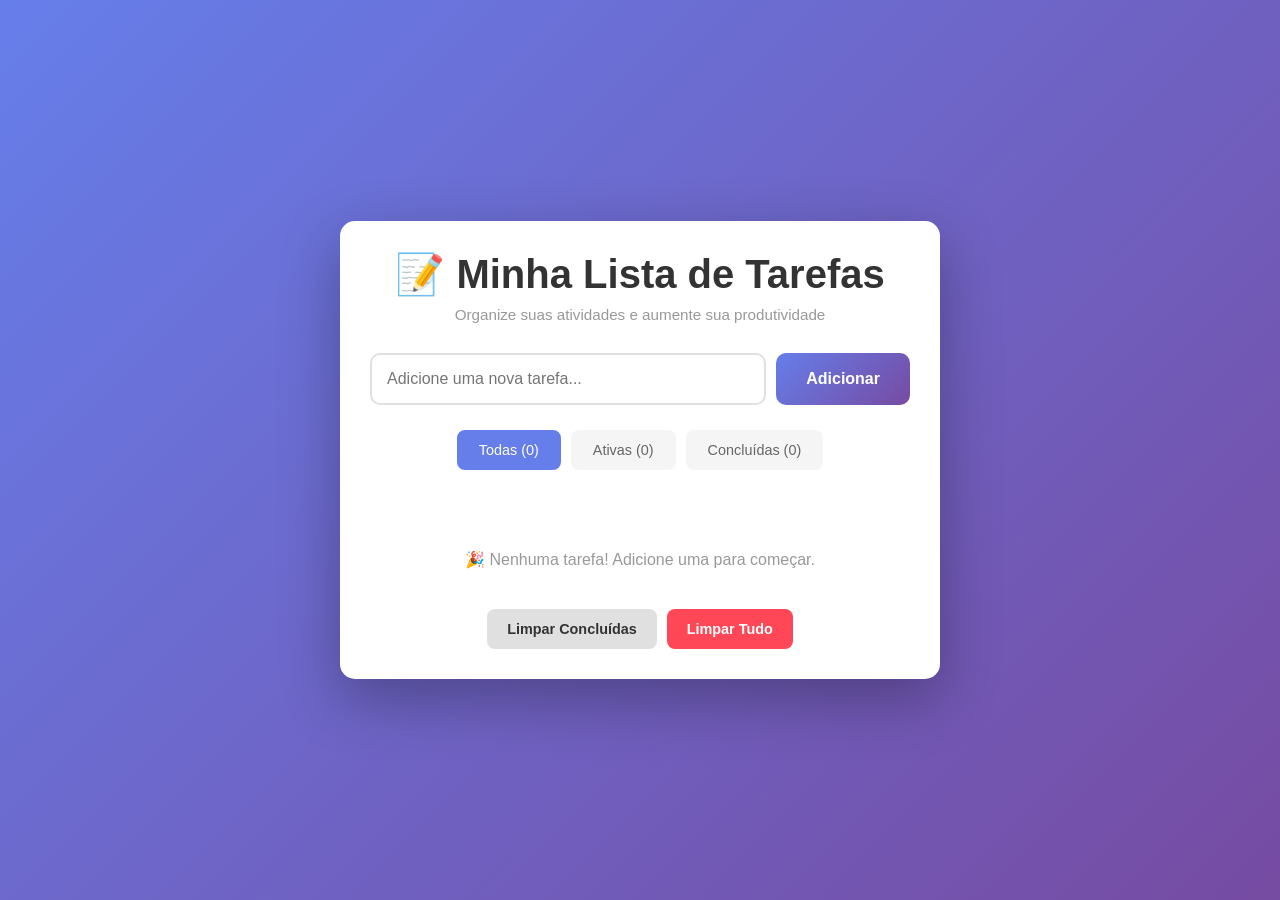
<file: todo/index.html>
<!DOCTYPE html>
<html lang="pt-BR">
<head>
    <meta charset="UTF-8">
    <meta name="viewport" content="width=device-width, initial-scale=1.0">
    <title>Lista de Tarefas | Soft Soluções</title>
    <link rel="stylesheet" href="style.css">
</head>
<body>

<div class="container">
    <div class="todo-app">
        <header>
            <h1>📝 Minha Lista de Tarefas</h1>
            <p>Organize suas atividades e aumente sua produtividade</p>
        </header>

        <div class="input-section">
            <input 
                type="text" 
                id="taskInput" 
                placeholder="Adicione uma nova tarefa..."
                class="task-input"
            >
            <button id="addBtn" class="btn-add">Adicionar</button>
        </div>

        <div class="filter-section">
            <button class="filter-btn active" data-filter="all">Todas (0)</button>
            <button class="filter-btn" data-filter="active">Ativas (0)</button>
            <button class="filter-btn" data-filter="completed">Concluídas (0)</button>
        </div>

        <ul id="taskList" class="task-list">
            <!-- Tasks will be added here -->
        </ul>

        <div class="empty-state" id="emptyState">
            <p>🎉 Nenhuma tarefa! Adicione uma para começar.</p>
        </div>

        <div class="actions">
            <button id="clearCompleted" class="btn-secondary">Limpar Concluídas</button>
            <button id="clearAll" class="btn-danger">Limpar Tudo</button>
        </div>
    </div>
</div>

<script src="script.js"></script>
</body>
</html>
</file>
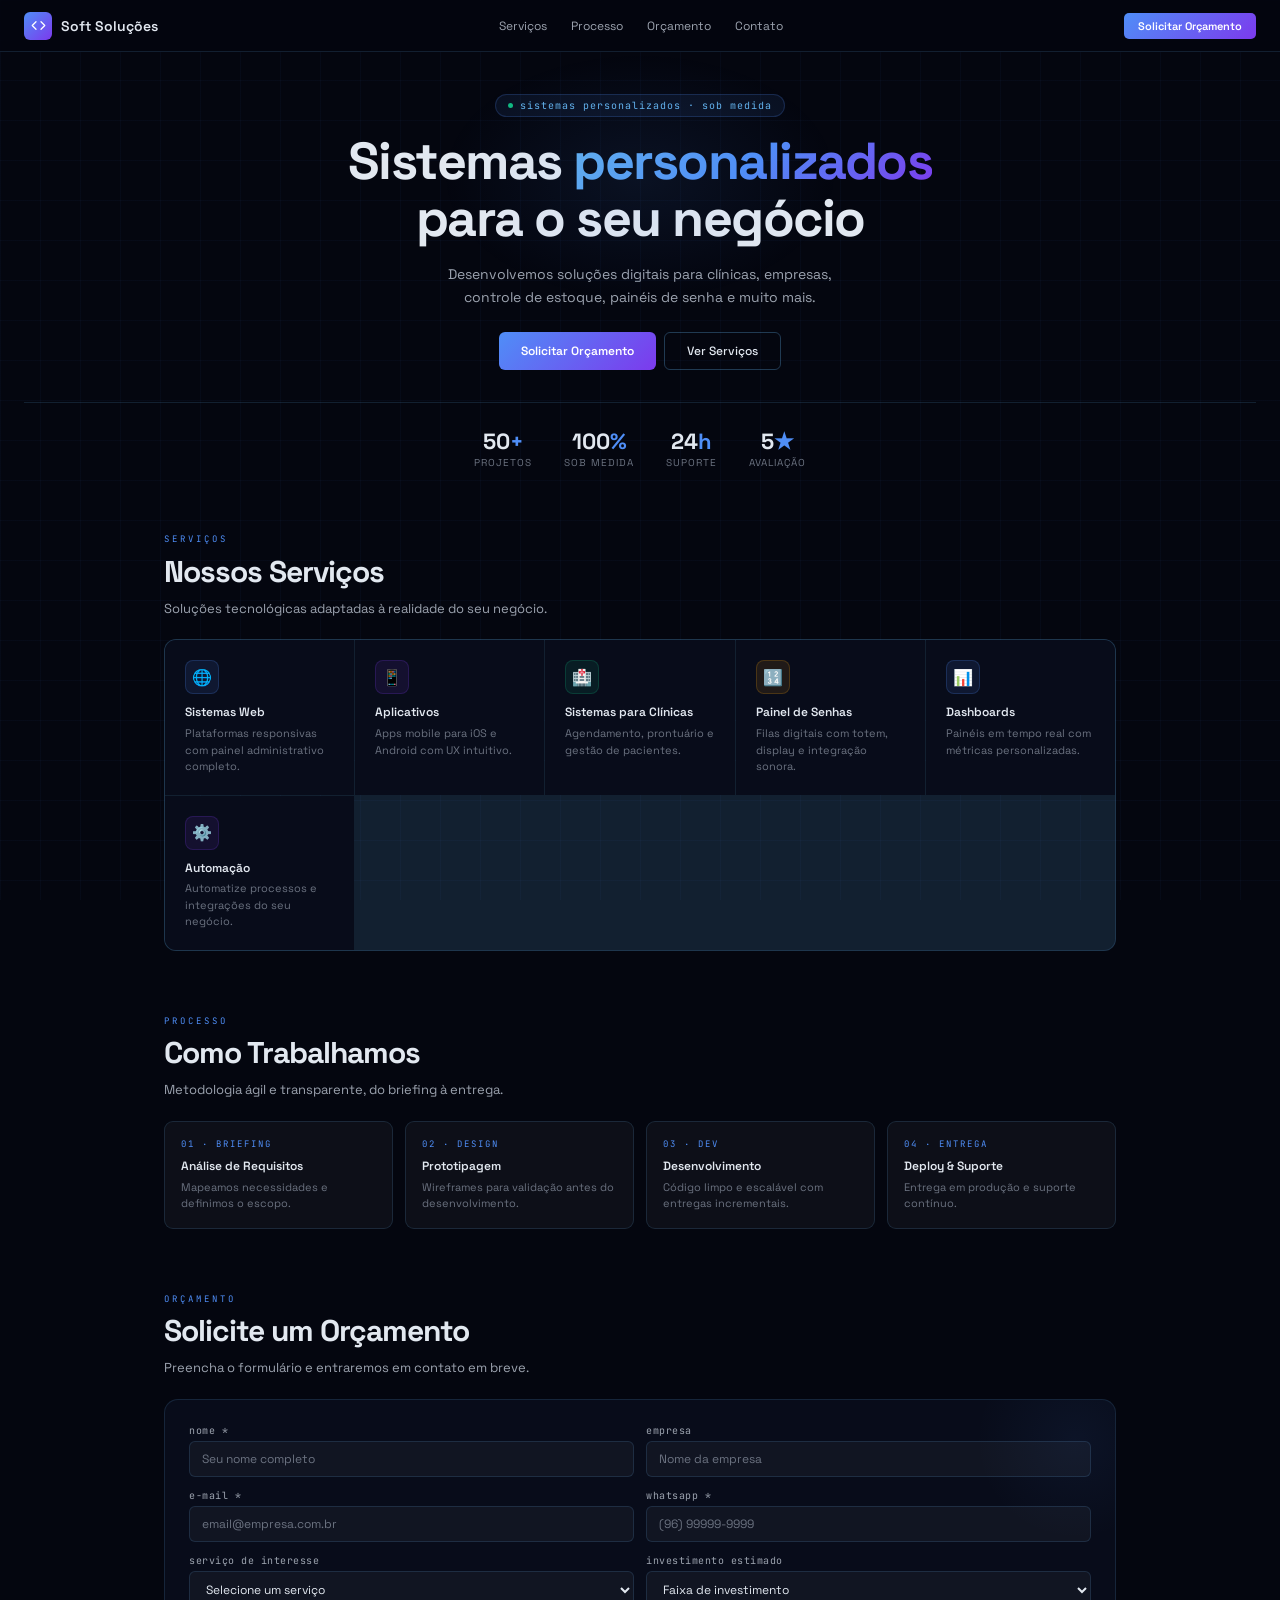
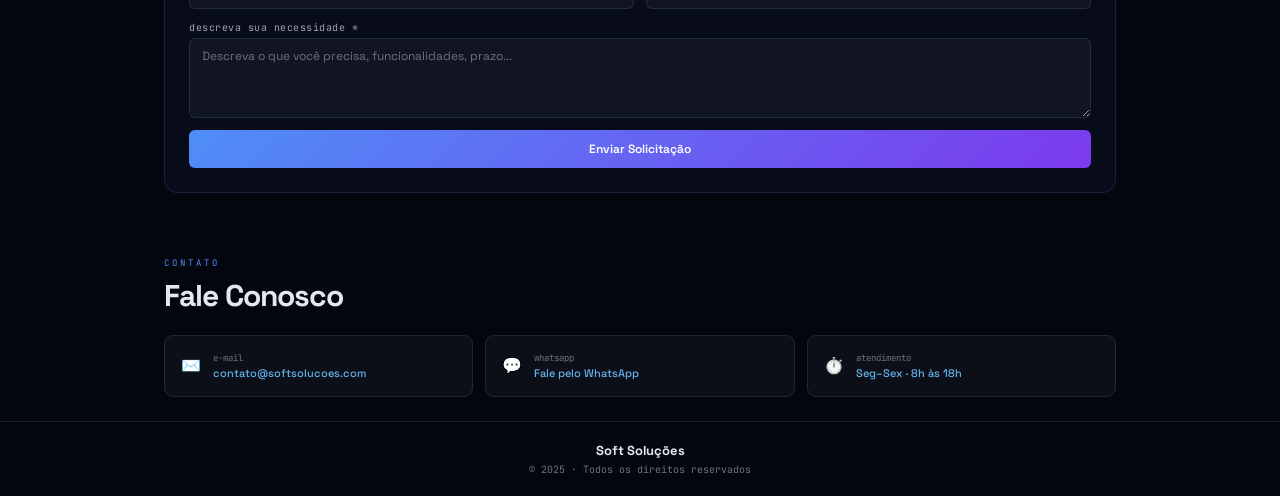
<file: soft-solucoes.html>
<!DOCTYPE html>
<html lang="pt-BR">
<head>
<meta charset="UTF-8"/>
<meta name="viewport" content="width=device-width, initial-scale=1.0"/>
<title>Soft Soluções · Sistemas Personalizados</title>
<link rel="preconnect" href="https://fonts.googleapis.com"/>
<link rel="preconnect" href="https://fonts.gstatic.com" crossorigin/>
<link href="https://fonts.googleapis.com/css2?family=Space+Grotesk:wght@400;500;600;700&family=JetBrains+Mono:wght@400;500&display=swap" rel="stylesheet"/>
<style>
*{margin:0;padding:0;box-sizing:border-box}
:root{
  --bg:#04060f;--bg2:#080c1a;--bg3:#0d1226;
  --glass:rgba(255,255,255,0.04);--glass2:rgba(255,255,255,0.07);
  --border:rgba(99,179,237,0.15);--border2:rgba(99,179,237,0.3);
  --accent:#4f8ef7;--accent2:#63b3ed;--accent3:#7c3aed;
  --text:#e2e8f0;--muted:#6b7280;--dim:#9ca3af;--green:#10b981;
}
body{background:var(--bg);color:var(--text);font-family:'Space Grotesk',sans-serif;overflow-x:hidden}
.mono{font-family:'JetBrains Mono',monospace}
.grid-bg{position:fixed;inset:0;pointer-events:none;z-index:0;
  background-image:linear-gradient(rgba(79,142,247,0.04) 1px,transparent 1px),linear-gradient(90deg,rgba(79,142,247,0.04) 1px,transparent 1px);
  background-size:40px 40px}

nav{position:fixed;top:0;left:0;right:0;z-index:100;
  background:rgba(4,6,15,0.9);backdrop-filter:blur(20px);
  border-bottom:1px solid var(--border);padding:0 1.5rem;height:52px;
  display:flex;align-items:center;justify-content:space-between}
.logo{display:flex;align-items:center;gap:9px}
.logo-icon{width:28px;height:28px;background:linear-gradient(135deg,var(--accent),var(--accent3));border-radius:6px;display:flex;align-items:center;justify-content:center}
.logo-icon svg{width:15px;height:15px;fill:none;stroke:white;stroke-width:2;stroke-linecap:round;stroke-linejoin:round}
.logo-name{font-size:14px;font-weight:600}
.nav-links{display:flex;gap:1.5rem}
.nav-links a{font-size:12px;color:var(--dim);text-decoration:none;cursor:pointer;transition:.2s}
.nav-links a:hover{color:var(--accent2)}
.nav-btn{background:linear-gradient(135deg,var(--accent),var(--accent3));border:none;color:white;padding:6px 14px;border-radius:5px;font-size:11px;font-weight:600;cursor:pointer;font-family:'Space Grotesk',sans-serif}

main{position:relative;z-index:1;padding-top:52px}

.hero{padding:2.5rem 1.5rem 2rem;text-align:center;position:relative}
.hero-glow{position:absolute;top:0;left:50%;transform:translateX(-50%);width:400px;height:250px;background:radial-gradient(ellipse,rgba(79,142,247,0.09) 0%,transparent 70%);pointer-events:none}
.hero-badge{display:inline-flex;align-items:center;gap:7px;background:rgba(79,142,247,0.08);border:1px solid rgba(79,142,247,0.2);border-radius:100px;padding:4px 12px;margin-bottom:1rem;font-size:10px;font-family:'JetBrains Mono',monospace;color:var(--accent2);letter-spacing:1px}
.pulse{width:5px;height:5px;background:var(--green);border-radius:50%;animation:pulse 2s infinite;flex-shrink:0}
@keyframes pulse{0%,100%{box-shadow:0 0 0 0 rgba(16,185,129,.4)}50%{box-shadow:0 0 0 5px rgba(16,185,129,0)}}
h1{font-size:clamp(28px,5vw,52px);font-weight:700;line-height:1.1;margin-bottom:1rem;letter-spacing:-1.5px}
h1 span{background:linear-gradient(135deg,var(--accent2),var(--accent),var(--accent3));-webkit-background-clip:text;-webkit-text-fill-color:transparent;background-clip:text}
.hero-sub{font-size:14px;color:var(--dim);max-width:420px;margin:0 auto 1.5rem;line-height:1.6}
.hero-actions{display:flex;gap:8px;justify-content:center;margin-bottom:2rem}
.btn-primary{background:linear-gradient(135deg,var(--accent),var(--accent3));border:none;color:white;padding:10px 22px;border-radius:6px;font-size:12px;font-weight:600;cursor:pointer;font-family:'Space Grotesk',sans-serif;transition:.2s}
.btn-primary:hover{opacity:.85}
.btn-outline{background:transparent;border:1px solid var(--border2);color:var(--text);padding:10px 22px;border-radius:6px;font-size:12px;font-weight:500;cursor:pointer;font-family:'Space Grotesk',sans-serif;transition:.2s}
.btn-outline:hover{background:var(--glass2)}
.stats{display:flex;gap:2rem;justify-content:center;padding-top:1.5rem;border-top:1px solid var(--border)}
.stat-n{font-size:22px;font-weight:700}.stat-n span{color:var(--accent)}
.stat-l{font-size:10px;color:var(--muted);letter-spacing:1px;text-transform:uppercase;margin-top:1px}

section{padding:2rem 1.5rem;max-width:1000px;margin:0 auto}
.section-tag{font-size:9px;font-family:'JetBrains Mono',monospace;color:var(--accent);letter-spacing:3px;text-transform:uppercase;margin-bottom:.4rem}
.section-title{font-size:clamp(20px,3vw,30px);font-weight:700;letter-spacing:-1px;margin-bottom:.5rem}
.section-sub{color:var(--dim);font-size:13px;line-height:1.6;max-width:420px;margin-bottom:1.25rem}

.services-grid{display:grid;grid-template-columns:repeat(auto-fit,minmax(160px,1fr));gap:1px;background:var(--border);border:1px solid var(--border);border-radius:12px;overflow:hidden}
.service-card{background:var(--bg2);padding:1.25rem;transition:.3s;position:relative;overflow:hidden}
.service-card::before{content:'';position:absolute;inset:0;background:linear-gradient(135deg,var(--accent),var(--accent3));opacity:0;transition:.3s}
.service-card:hover::before{opacity:.05}
.service-card:hover{background:var(--bg3)}
.s-icon{width:34px;height:34px;border-radius:8px;display:flex;align-items:center;justify-content:center;margin-bottom:.625rem;font-size:16px;position:relative;z-index:1}
.s-icon.blue{background:rgba(79,142,247,0.1);border:1px solid rgba(79,142,247,0.2)}
.s-icon.purple{background:rgba(124,58,237,0.1);border:1px solid rgba(124,58,237,0.2)}
.s-icon.green{background:rgba(16,185,129,0.1);border:1px solid rgba(16,185,129,0.2)}
.s-icon.orange{background:rgba(245,158,11,0.1);border:1px solid rgba(245,158,11,0.2)}
.s-name{font-size:12px;font-weight:600;margin-bottom:.3rem;position:relative;z-index:1}
.s-desc{font-size:11px;color:var(--muted);line-height:1.5;position:relative;z-index:1}

.process{display:grid;grid-template-columns:repeat(auto-fit,minmax(160px,1fr));gap:.75rem;margin-top:1.25rem}
.proc-card{background:var(--glass);border:1px solid var(--border);border-radius:9px;padding:1rem}
.proc-num{font-family:'JetBrains Mono',monospace;font-size:9px;color:var(--accent);letter-spacing:2px;margin-bottom:.5rem}
.proc-title{font-size:12px;font-weight:600;margin-bottom:.3rem}
.proc-desc{font-size:11px;color:var(--muted);line-height:1.5}

.form-section{background:var(--bg2);border:1px solid var(--border);border-radius:14px;padding:1.5rem;position:relative;overflow:hidden}
.form-section::before{content:'';position:absolute;top:-60px;right:-60px;width:200px;height:200px;background:radial-gradient(circle,rgba(79,142,247,0.06),transparent 70%);pointer-events:none}
.form-grid{display:grid;grid-template-columns:1fr 1fr;gap:.75rem}
.form-full{grid-column:1/-1}
.form-group{display:flex;flex-direction:column;gap:4px}
label{font-size:10px;color:var(--dim);letter-spacing:.5px;font-family:'JetBrains Mono',monospace}
input,select,textarea{background:rgba(255,255,255,0.04);border:1px solid var(--border);border-radius:6px;padding:9px 12px;color:var(--text);font-size:12px;font-family:'Space Grotesk',sans-serif;outline:none;transition:.2s;width:100%}
input:focus,textarea:focus{border-color:var(--accent);background:rgba(79,142,247,0.05)}
select option{background:var(--bg3)}
textarea{resize:vertical;min-height:80px}
::placeholder{color:var(--muted)}
.submit-btn{width:100%;background:linear-gradient(135deg,var(--accent),var(--accent3));border:none;color:white;padding:11px;border-radius:6px;font-size:12px;font-weight:600;cursor:pointer;font-family:'Space Grotesk',sans-serif;transition:.2s}
.submit-btn:hover{opacity:.85}

.contact-row{display:flex;gap:.75rem;flex-wrap:wrap;margin-top:1.25rem}
.c-card{flex:1;min-width:140px;background:var(--glass);border:1px solid var(--border);border-radius:9px;padding:1rem;display:flex;align-items:center;gap:.75rem}
.c-icon{font-size:16px;flex-shrink:0}
.c-label{font-size:9px;color:var(--muted);font-family:'JetBrains Mono',monospace;margin-bottom:.15rem}
.c-val{font-size:11px;font-weight:500;color:var(--accent2)}

footer{border-top:1px solid var(--border);padding:1.25rem 1.5rem;text-align:center;position:relative;z-index:1}
.footer-logo{font-size:13px;font-weight:700;margin-bottom:.25rem}
.footer-copy{font-size:10px;color:var(--muted);font-family:'JetBrains Mono',monospace}

@media(max-width:600px){
  .nav-links{display:none}
  .form-grid{grid-template-columns:1fr}
  .form-full{grid-column:1}
  .stats{gap:1.25rem}
}
</style>
</head>
<body>

<div class="grid-bg"></div>

<nav>
  <div class="logo">
    <div class="logo-icon">
      <svg viewBox="0 0 24 24"><polyline points="16 18 22 12 16 6"/><polyline points="8 6 2 12 8 18"/></svg>
    </div>
    <div class="logo-name">Soft Soluções</div>
  </div>
  <div class="nav-links">
    <a onclick="document.getElementById('servicos').scrollIntoView({behavior:'smooth'})">Serviços</a>
    <a onclick="document.getElementById('processo').scrollIntoView({behavior:'smooth'})">Processo</a>
    <a onclick="document.getElementById('orcamento').scrollIntoView({behavior:'smooth'})">Orçamento</a>
    <a onclick="document.getElementById('contato').scrollIntoView({behavior:'smooth'})">Contato</a>
  </div>
  <button class="nav-btn" onclick="document.getElementById('orcamento').scrollIntoView({behavior:'smooth'})">Solicitar Orçamento</button>
</nav>

<main>
  <div class="hero">
    <div class="hero-glow"></div>
    <div class="hero-badge"><div class="pulse"></div>sistemas personalizados · sob medida</div>
    <h1>Sistemas <span>personalizados</span><br>para o seu negócio</h1>
    <p class="hero-sub">Desenvolvemos soluções digitais para clínicas, empresas, controle de estoque, painéis de senha e muito mais.</p>
    <div class="hero-actions">
      <button class="btn-primary" onclick="document.getElementById('orcamento').scrollIntoView({behavior:'smooth'})">Solicitar Orçamento</button>
      <button class="btn-outline" onclick="document.getElementById('servicos').scrollIntoView({behavior:'smooth'})">Ver Serviços</button>
    </div>
    <div class="stats">
      <div><div class="stat-n">50<span>+</span></div><div class="stat-l">Projetos</div></div>
      <div><div class="stat-n">100<span>%</span></div><div class="stat-l">Sob Medida</div></div>
      <div><div class="stat-n">24<span>h</span></div><div class="stat-l">Suporte</div></div>
      <div><div class="stat-n">5<span>★</span></div><div class="stat-l">Avaliação</div></div>
    </div>
  </div>

  <section id="servicos">
    <div class="section-tag">serviços</div>
    <h2 class="section-title">Nossos Serviços</h2>
    <p class="section-sub">Soluções tecnológicas adaptadas à realidade do seu negócio.</p>
    <div class="services-grid">
      <div class="service-card"><div class="s-icon blue">🌐</div><div class="s-name">Sistemas Web</div><div class="s-desc">Plataformas responsivas com painel administrativo completo.</div></div>
      <div class="service-card"><div class="s-icon purple">📱</div><div class="s-name">Aplicativos</div><div class="s-desc">Apps mobile para iOS e Android com UX intuitivo.</div></div>
      <div class="service-card"><div class="s-icon green">🏥</div><div class="s-name">Sistemas para Clínicas</div><div class="s-desc">Agendamento, prontuário e gestão de pacientes.</div></div>
      <div class="service-card"><div class="s-icon orange">🔢</div><div class="s-name">Painel de Senhas</div><div class="s-desc">Filas digitais com totem, display e integração sonora.</div></div>
      <div class="service-card"><div class="s-icon blue">📊</div><div class="s-name">Dashboards</div><div class="s-desc">Painéis em tempo real com métricas personalizadas.</div></div>
      <div class="service-card"><div class="s-icon purple">⚙️</div><div class="s-name">Automação</div><div class="s-desc">Automatize processos e integrações do seu negócio.</div></div>
    </div>
  </section>

  <section id="processo">
    <div class="section-tag">processo</div>
    <h2 class="section-title">Como Trabalhamos</h2>
    <p class="section-sub">Metodologia ágil e transparente, do briefing à entrega.</p>
    <div class="process">
      <div class="proc-card"><div class="proc-num">01 · BRIEFING</div><div class="proc-title">Análise de Requisitos</div><div class="proc-desc">Mapeamos necessidades e definimos o escopo.</div></div>
      <div class="proc-card"><div class="proc-num">02 · DESIGN</div><div class="proc-title">Prototipagem</div><div class="proc-desc">Wireframes para validação antes do desenvolvimento.</div></div>
      <div class="proc-card"><div class="proc-num">03 · DEV</div><div class="proc-title">Desenvolvimento</div><div class="proc-desc">Código limpo e escalável com entregas incrementais.</div></div>
      <div class="proc-card"><div class="proc-num">04 · ENTREGA</div><div class="proc-title">Deploy & Suporte</div><div class="proc-desc">Entrega em produção e suporte contínuo.</div></div>
    </div>
  </section>

  <section id="orcamento">
    <div class="section-tag">orçamento</div>
    <h2 class="section-title">Solicite um Orçamento</h2>
    <p class="section-sub">Preencha o formulário e entraremos em contato em breve.</p>
    <div class="form-section">
      <div class="form-grid">
        <div class="form-group"><label>nome *</label><input type="text" placeholder="Seu nome completo"/></div>
        <div class="form-group"><label>empresa</label><input type="text" placeholder="Nome da empresa"/></div>
        <div class="form-group"><label>e-mail *</label><input type="email" placeholder="email@empresa.com.br"/></div>
        <div class="form-group"><label>whatsapp *</label><input type="tel" placeholder="(96) 99999-9999"/></div>
        <div class="form-group"><label>serviço de interesse</label>
          <select><option value="">Selecione um serviço</option><option>Sistema Web</option><option>Aplicativo Mobile</option><option>Sistema para Clínica</option><option>Painel de Senhas</option><option>Dashboard</option><option>Automação</option><option>Outro</option></select>
        </div>
        <div class="form-group"><label>investimento estimado</label>
          <select><option value="">Faixa de investimento</option><option>Até R$ 2.000</option><option>R$ 2.000 – R$ 5.000</option><option>R$ 5.000 – R$ 15.000</option><option>Acima de R$ 15.000</option></select>
        </div>
        <div class="form-group form-full"><label>descreva sua necessidade *</label><textarea placeholder="Descreva o que você precisa, funcionalidades, prazo..."></textarea></div>
        <div class="form-full">
          <button class="submit-btn" onclick="this.textContent='✓ Solicitação enviada!';this.style.background='linear-gradient(135deg,#10b981,#059669)';setTimeout(()=>{this.textContent='Enviar Solicitação';this.style.background=''},3000)">Enviar Solicitação</button>
        </div>
      </div>
    </div>
  </section>

  <section id="contato" style="padding-bottom:1.5rem">
    <div class="section-tag">contato</div>
    <h2 class="section-title">Fale Conosco</h2>
    <div class="contact-row">
      <div class="c-card"><div class="c-icon">✉️</div><div><div class="c-label">e-mail</div><div class="c-val">contato@softsolucoes.com</div></div></div>
      <div class="c-card"><div class="c-icon">💬</div><div><div class="c-label">whatsapp</div><div class="c-val">Fale pelo WhatsApp</div></div></div>
      <div class="c-card"><div class="c-icon">⏱️</div><div><div class="c-label">atendimento</div><div class="c-val">Seg–Sex · 8h às 18h</div></div></div>
    </div>
  </section>

  <footer>
    <div class="footer-logo">Soft Soluções</div>
    <div class="footer-copy">© 2025 · Todos os direitos reservados</div>
  </footer>
</main>

</body>
</html>
</file>
<file: todo/style.css>
* {
    margin: 0;
    padding: 0;
    box-sizing: border-box;
}

body {
    font-family: 'Segoe UI', Tahoma, Geneva, Verdana, sans-serif;
    background: linear-gradient(135deg, #667eea 0%, #764ba2 100%);
    min-height: 100vh;
    padding: 20px;
    display: flex;
    justify-content: center;
    align-items: center;
}

.container {
    width: 100%;
    max-width: 600px;
}

.todo-app {
    background: white;
    border-radius: 15px;
    box-shadow: 0 20px 60px rgba(0, 0, 0, 0.3);
    padding: 30px;
    animation: slideUp 0.3s ease-out;
}

@keyframes slideUp {
    from {
        opacity: 0;
        transform: translateY(20px);
    }
    to {
        opacity: 1;
        transform: translateY(0);
    }
}

header {
    text-align: center;
    margin-bottom: 30px;
}

header h1 {
    color: #333;
    font-size: 2.5rem;
    margin-bottom: 8px;
}

header p {
    color: #999;
    font-size: 0.95rem;
}

.input-section {
    display: flex;
    gap: 10px;
    margin-bottom: 25px;
}

.task-input {
    flex: 1;
    padding: 15px;
    border: 2px solid #e0e0e0;
    border-radius: 10px;
    font-size: 1rem;
    transition: border-color 0.3s ease;
}

.task-input:focus {
    outline: none;
    border-color: #667eea;
    box-shadow: 0 0 0 3px rgba(102, 126, 234, 0.1);
}

.btn-add {
    padding: 15px 30px;
    background: linear-gradient(135deg, #667eea 0%, #764ba2 100%);
    color: white;
    border: none;
    border-radius: 10px;
    font-size: 1rem;
    font-weight: 600;
    cursor: pointer;
    transition: transform 0.2s ease, box-shadow 0.2s ease;
}

.btn-add:hover {
    transform: translateY(-2px);
    box-shadow: 0 10px 20px rgba(102, 126, 234, 0.3);
}

.btn-add:active {
    transform: translateY(0);
}

.filter-section {
    display: flex;
    gap: 10px;
    margin-bottom: 20px;
    justify-content: center;
    flex-wrap: wrap;
}

.filter-btn {
    padding: 10px 20px;
    background: #f5f5f5;
    border: 2px solid transparent;
    border-radius: 8px;
    cursor: pointer;
    font-size: 0.9rem;
    font-weight: 500;
    color: #666;
    transition: all 0.3s ease;
}

.filter-btn:hover {
    background: #efefef;
}

.filter-btn.active {
    background: #667eea;
    color: white;
    border-color: #667eea;
}

.task-list {
    list-style: none;
    margin-bottom: 20px;
    max-height: 400px;
    overflow-y: auto;
}

.task-item {
    display: flex;
    align-items: center;
    gap: 15px;
    padding: 15px;
    background: #f9f9f9;
    border-radius: 10px;
    margin-bottom: 10px;
    animation: slideIn 0.3s ease-out;
    transition: all 0.3s ease;
}

@keyframes slideIn {
    from {
        opacity: 0;
        transform: translateX(-10px);
    }
    to {
        opacity: 1;
        transform: translateX(0);
    }
}

.task-item:hover {
    background: #f0f0f0;
    transform: translateX(5px);
}

.task-item.completed {
    opacity: 0.6;
}

.task-item.completed .task-text {
    text-decoration: line-through;
    color: #999;
}

.checkbox {
    width: 24px;
    height: 24px;
    cursor: pointer;
    accent-color: #667eea;
}

.task-text {
    flex: 1;
    color: #333;
    word-break: break-word;
}

.task-date {
    font-size: 0.8rem;
    color: #999;
    white-space: nowrap;
}

.btn-delete {
    background: #ff4757;
    color: white;
    border: none;
    border-radius: 8px;
    padding: 8px 12px;
    cursor: pointer;
    font-size: 0.85rem;
    font-weight: 600;
    transition: all 0.3s ease;
}

.btn-delete:hover {
    background: #ff3838;
    transform: scale(1.05);
}

.btn-delete:active {
    transform: scale(0.95);
}

.empty-state {
    text-align: center;
    padding: 40px 20px;
    color: #999;
    display: none;
}

.empty-state.show {
    display: block;
}

.actions {
    display: flex;
    gap: 10px;
    justify-content: center;
    flex-wrap: wrap;
}

.btn-secondary,
.btn-danger {
    padding: 12px 20px;
    border: none;
    border-radius: 8px;
    cursor: pointer;
    font-size: 0.9rem;
    font-weight: 600;
    transition: all 0.3s ease;
}

.btn-secondary {
    background: #e0e0e0;
    color: #333;
}

.btn-secondary:hover {
    background: #d0d0d0;
}

.btn-danger {
    background: #ff4757;
    color: white;
}

.btn-danger:hover {
    background: #ff3838;
}

.task-list::-webkit-scrollbar {
    width: 8px;
}

.task-list::-webkit-scrollbar-track {
    background: #f1f1f1;
    border-radius: 10px;
}

.task-list::-webkit-scrollbar-thumb {
    background: #ddd;
    border-radius: 10px;
}

.task-list::-webkit-scrollbar-thumb:hover {
    background: #ccc;
}

@media (max-width: 600px) {
    .todo-app {
        padding: 20px;
    }

    header h1 {
        font-size: 1.8rem;
    }

    .input-section {
        flex-direction: column;
    }

    .btn-add {
        width: 100%;
    }

    .filter-section {
        gap: 8px;
    }

    .filter-btn {
        flex: 1;
        padding: 8px 12px;
        font-size: 0.8rem;
    }

    .task-item {
        flex-wrap: wrap;
    }

    .task-date {
        order: 3;
        width: 100%;
        margin-left: 39px;
        margin-top: -5px;
    }
}
</file>
